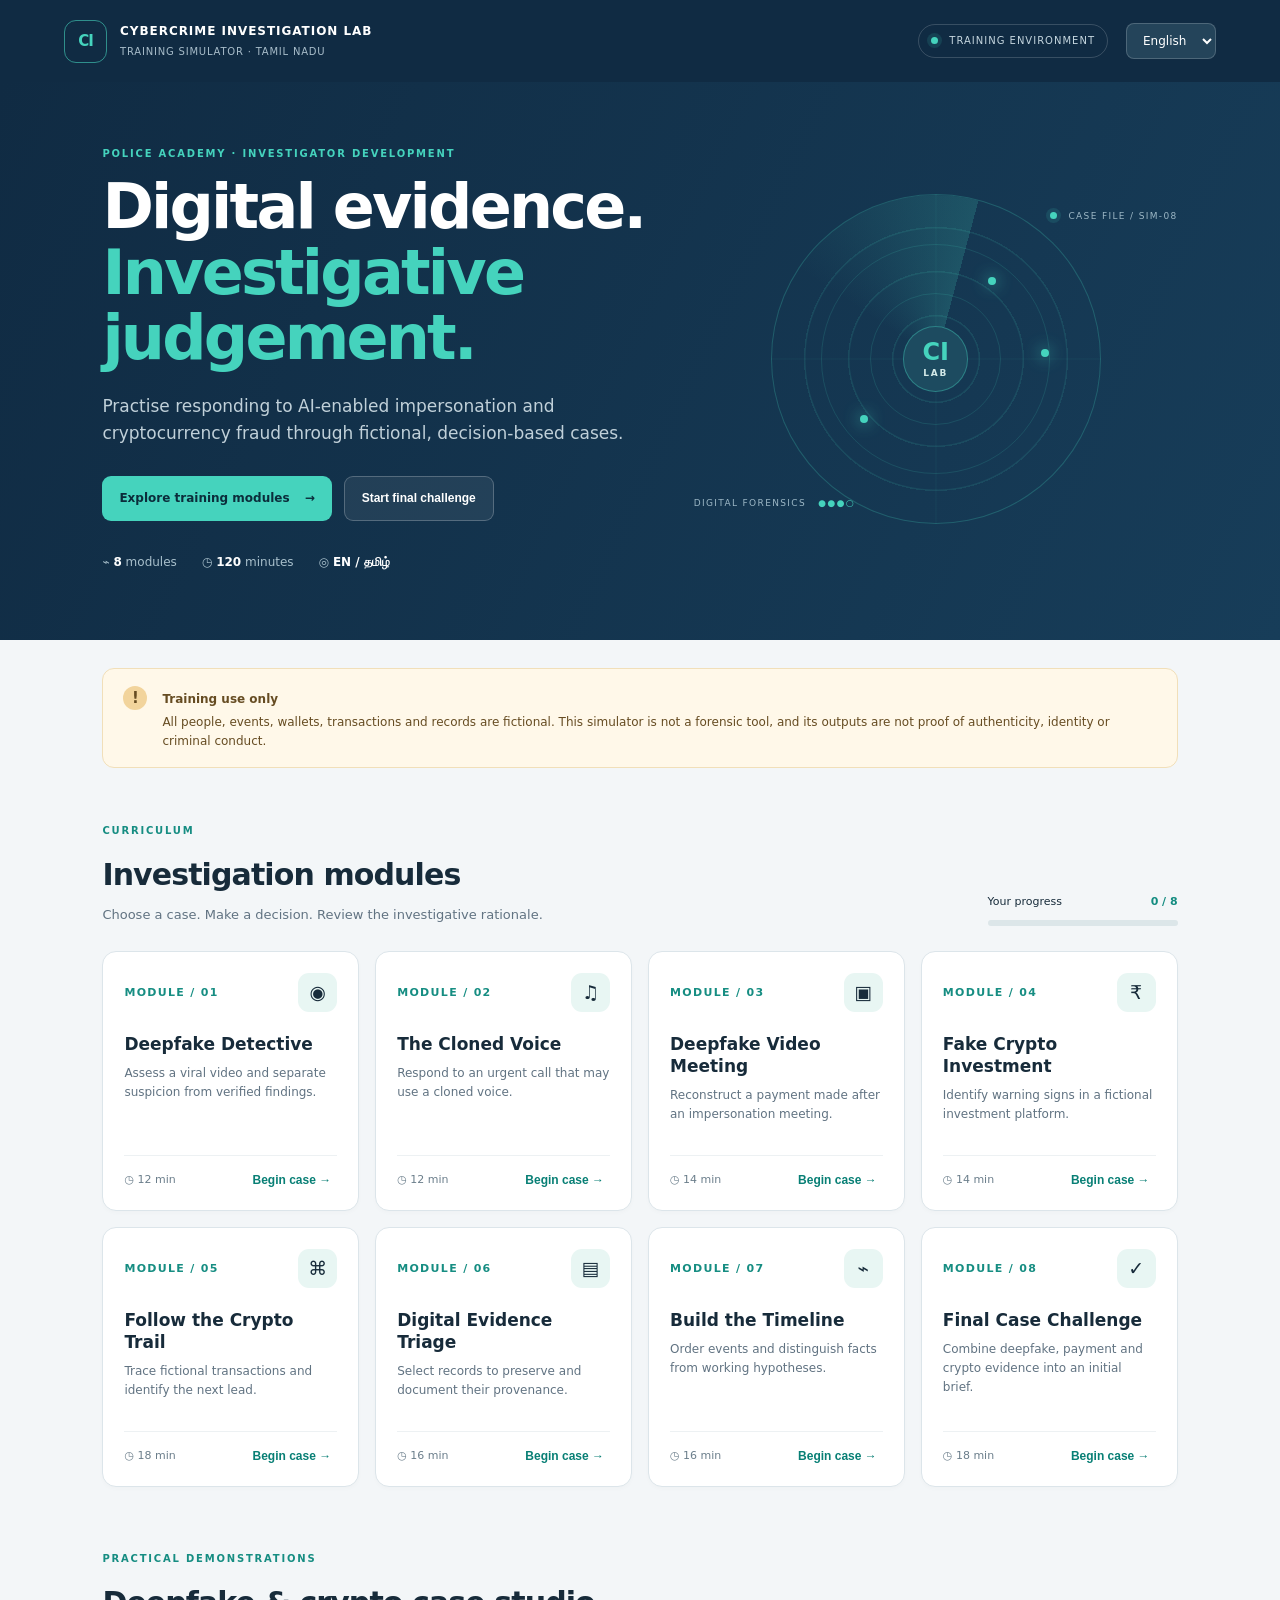
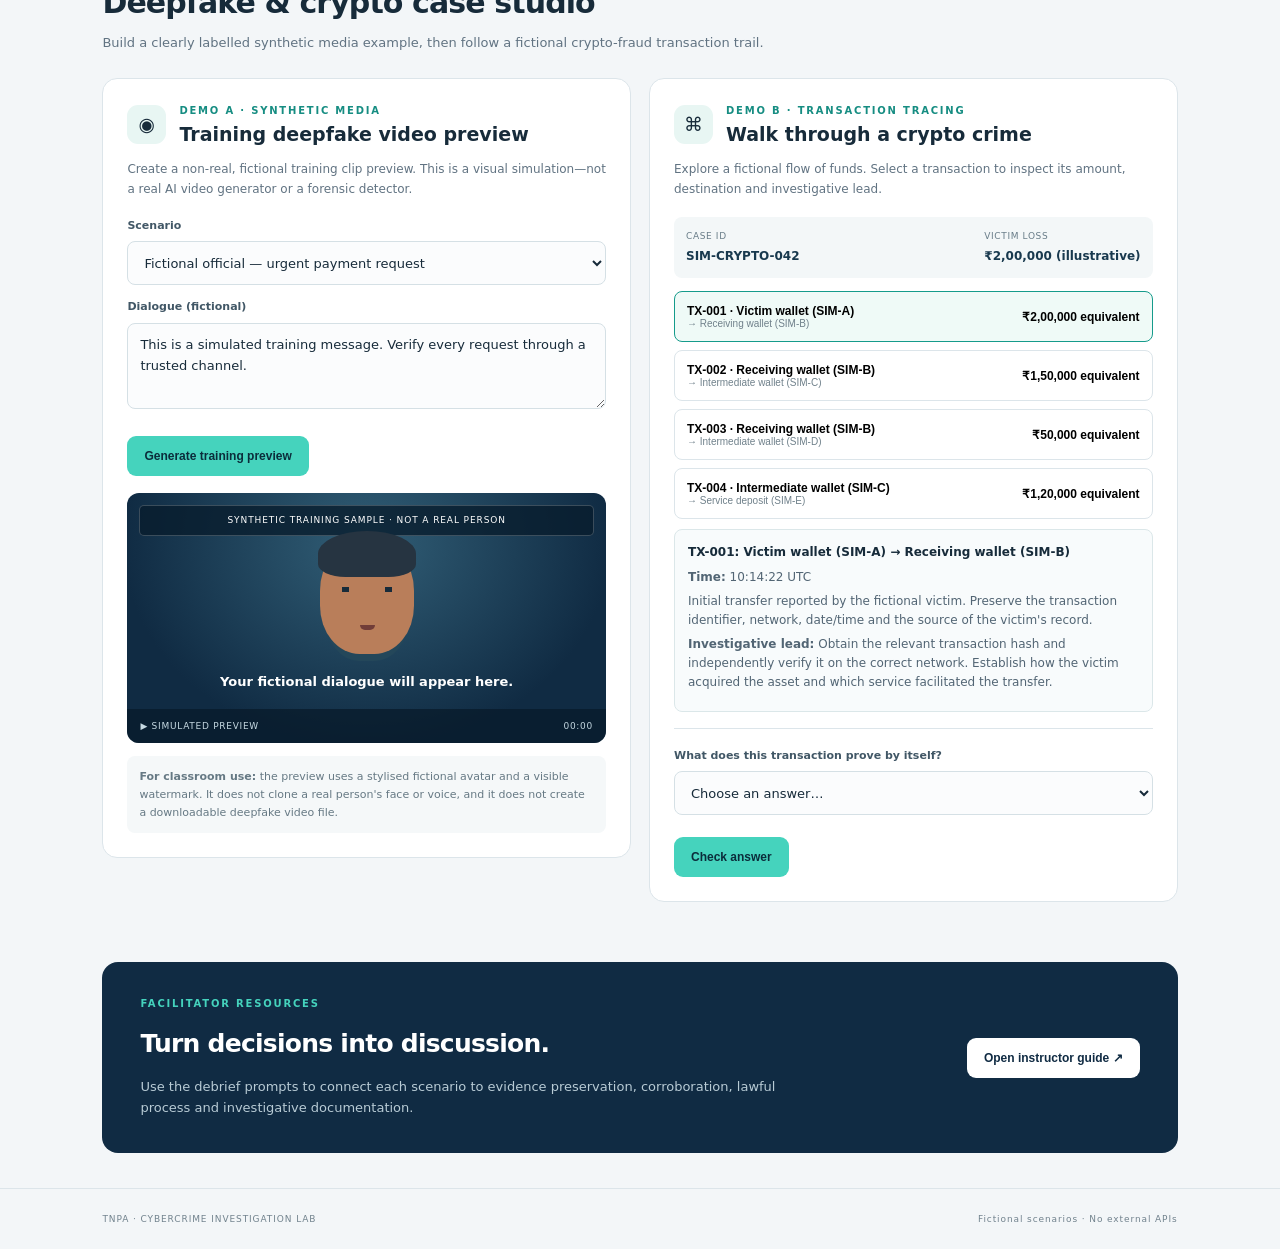
<file: index.html>
<!doctype html>
<html lang="en">
<head>
  <meta charset="utf-8">
  <meta name="viewport" content="width=device-width, initial-scale=1">
  <meta name="theme-color" content="#102b43">
  <meta name="description" content="Bilingual, fictional cybercrime investigation training simulator for police academy learning.">
  <title>Cybercrime Investigation Lab | TN Police Academy</title>
  <link rel="stylesheet" href="assets/css/style.css?v=20260929-2">
</head>
<body>
<header class="topbar">
  <a class="brand" href="./" aria-label="Cybercrime Investigation Lab home">
    <span class="brand-mark">CI</span><span><strong>CYBERCRIME INVESTIGATION LAB</strong><small>TRAINING SIMULATOR · TAMIL NADU</small></span>
  </a>
  <div class="header-tools">
    <span class="training-pill"><span class="pulse"></span> TRAINING ENVIRONMENT</span>
    <label class="language-switch" for="languageSelect"><span class="sr-only">Language</span>
      <select id="languageSelect"><option value="en">English</option><option value="ta">தமிழ்</option></select>
    </label>
  </div>
</header>
<main>
  <section class="hero">
    <div class="hero-copy">
      <p class="eyebrow" data-i18n="eyebrow">POLICE ACADEMY · INVESTIGATOR DEVELOPMENT</p>
      <h1 data-i18n="heroTitle">Digital evidence.<br><em>Investigative judgement.</em></h1>
      <p class="hero-lede" data-i18n="heroLead">Practise responding to AI-enabled impersonation and cryptocurrency fraud through fictional, decision-based cases.</p>
      <div class="hero-actions"><a class="button button-primary" href="#modules" data-i18n="explore">Explore training modules <span>→</span></a><button class="button button-ghost" id="startAll" data-i18n="startChallenge">Start final challenge</button></div>
      <div class="hero-meta"><span>⌁ <b>8</b> modules</span><span>◷ <b>120</b> minutes</span><span>◎ <b>EN / தமிழ்</b></span></div>
    </div>
    <div class="hero-art" aria-hidden="true">
      <div class="radar"><div class="radar-ring r1"></div><div class="radar-ring r2"></div><div class="radar-ring r3"></div><div class="radar-sweep"></div><span class="radar-dot dot1"></span><span class="radar-dot dot2"></span><span class="radar-dot dot3"></span><div class="radar-center">CI<span>LAB</span></div></div>
      <div class="art-label label-top"><span class="status-dot"></span> CASE FILE / SIM-08</div>
      <div class="art-label label-bottom">DIGITAL FORENSICS <b>●●●○</b></div>
    </div>
  </section>
  <section class="notice" role="note"><span class="notice-icon">!</span><div><strong data-i18n="trainingOnly">Training use only</strong><p data-i18n="noticeText">All people, events, wallets, transactions and records are fictional. This simulator is not a forensic tool, and its outputs are not proof of authenticity, identity or criminal conduct.</p></div></section>
  <section class="section-heading" id="modules"><div><p class="eyebrow" data-i18n="curriculum">CURRICULUM</p><h2 data-i18n="modulesTitle">Investigation modules</h2><p data-i18n="modulesLead">Choose a case. Make a decision. Review the investigative rationale.</p></div><div class="progress-card"><div class="progress-top"><span data-i18n="progress">Your progress</span><strong id="progressText">0 / 8</strong></div><div class="progress-track"><div id="progressBar"></div></div></div></section>
  <section class="module-grid" id="moduleGrid" aria-live="polite"></section>

  <section class="section-heading studio-heading" id="practical-studio"><div><p class="eyebrow">PRACTICAL DEMONSTRATIONS</p><h2>Deepfake & crypto case studio</h2><p>Build a clearly labelled synthetic media example, then follow a fictional crypto-fraud transaction trail.</p></div></section>
  <section class="studio-grid">
    <article class="studio-panel">
      <div class="studio-panel-head"><span class="module-icon">◉</span><div><p class="eyebrow">DEMO A · SYNTHETIC MEDIA</p><h3>Training deepfake video preview</h3></div></div>
      <p class="studio-copy">Create a non-real, fictional training clip preview. This is a visual simulation—not a real AI video generator or a forensic detector.</p>
      <label class="field-label" for="scenarioSelect">Scenario</label>
      <select id="scenarioSelect" class="field"><option value="official">Fictional official — urgent payment request</option><option value="family">Fictional family member — emergency request</option><option value="investor">Fictional investment promoter — guaranteed returns</option></select>
      <label class="field-label" for="scriptInput">Dialogue (fictional)</label>
      <textarea id="scriptInput" class="field" rows="3">This is a simulated training message. Verify every request through a trusted channel.</textarea>
      <button class="button button-primary" id="generatePreview">Generate training preview</button>
      <div class="video-stage" id="videoStage" aria-live="polite">
        <div class="video-watermark">SYNTHETIC TRAINING SAMPLE · NOT A REAL PERSON</div>
        <div class="avatar-head"><span class="avatar-hair"></span><span class="avatar-eyes"></span><span class="avatar-mouth"></span></div>
        <div class="video-caption" id="videoCaption">Your fictional dialogue will appear here.</div>
        <div class="video-controls"><span>▶ SIMULATED PREVIEW</span><span id="clipDuration">00:00</span></div>
      </div>
      <p class="safety-note"><strong>For classroom use:</strong> the preview uses a stylised fictional avatar and a visible watermark. It does not clone a real person's face or voice, and it does not create a downloadable deepfake video file.</p>
    </article>
    <article class="studio-panel">
      <div class="studio-panel-head"><span class="module-icon">⌘</span><div><p class="eyebrow">DEMO B · TRANSACTION TRACING</p><h3>Walk through a crypto crime</h3></div></div>
      <p class="studio-copy">Explore a fictional flow of funds. Select a transaction to inspect its amount, destination and investigative lead.</p>
      <div class="case-facts"><span>CASE ID <b>SIM-CRYPTO-042</b></span><span>VICTIM LOSS <b>₹2,00,000 (illustrative)</b></span></div>
      <div class="transaction-list" id="transactionList"></div>
      <div class="transaction-detail" id="transactionDetail" aria-live="polite"></div>
      <div class="trace-question">
        <label class="field-label" for="traceAnswer">What does this transaction prove by itself?</label>
        <select class="field" id="traceAnswer"><option value="">Choose an answer…</option><option value="identity">It proves the real-world identity of the wallet owner.</option><option value="movement">It records a transfer between addresses on the stated network; attribution needs more evidence.</option><option value="crime">It proves the recipient committed a crime.</option></select>
        <button class="button button-primary" id="checkTrace">Check answer</button>
        <div id="traceFeedback" class="case-feedback" hidden></div>
      </div>
    </article>
  </section>

  <section class="instructor-band"><div><p class="eyebrow" data-i18n="instructorEyebrow">FACILITATOR RESOURCES</p><h2 data-i18n="instructorTitle">Turn decisions into discussion.</h2><p data-i18n="instructorText">Use the debrief prompts to connect each scenario to evidence preservation, corroboration, lawful process and investigative documentation.</p></div><button class="button button-light" id="openGuide" data-i18n="openGuide">Open instructor guide ↗</button></section>
  <section class="footer-note"><span>TNPA · CYBERCRIME INVESTIGATION LAB</span><span>Fictional scenarios · No external APIs</span></section>
</main>
<div class="modal-backdrop" id="modal" hidden>
  <section class="case-modal" role="dialog" aria-modal="true" aria-labelledby="caseTitle">
    <div class="modal-head"><div><p class="eyebrow" id="caseKicker">CASE FILE / SIM-01</p><h2 id="caseTitle">Case title</h2></div><button class="icon-button" id="closeModal" aria-label="Close">×</button></div>
    <div class="case-body"><div class="case-summary" id="caseSummary"></div><div class="case-content" id="caseContent"></div><div id="caseFeedback" aria-live="polite"></div></div>
    <div class="modal-foot"><span id="caseStep">DECISION 1</span><button class="button button-primary" id="nextStep">Submit decision →</button></div>
  </section>
</div>
<script src="assets/js/app.js"></script>
</body>
</html>
</file>
<file: assets/css/style.css>
:root{--navy:#102b43;--navy2:#173d59;--teal:#45d3bd;--ink:#172b3a;--muted:#617382;--paper:#f3f6f8;--line:#dce5ea;--white:#fff;--amber:#e9a23b;--shadow:0 18px 55px #102b4312}*{box-sizing:border-box}html{scroll-behavior:smooth}body{margin:0;background:var(--paper);color:var(--ink);font:15px/1.6 Inter,ui-sans-serif,system-ui,-apple-system,"Segoe UI",sans-serif}.topbar{height:82px;background:var(--navy);color:#fff;display:flex;align-items:center;justify-content:space-between;padding:0 clamp(20px,5vw,76px);gap:20px}.brand{display:flex;align-items:center;gap:13px;color:inherit;text-decoration:none}.brand-mark{display:grid;place-items:center;width:43px;height:43px;border:1px solid #45d3bd99;border-radius:12px;color:var(--teal);font-weight:800;letter-spacing:-1px}.brand strong,.brand small{display:block;letter-spacing:.08em}.brand strong{font-size:12px}.brand small{font-size:10px;color:#a8bdca;margin-top:3px}.header-tools{display:flex;align-items:center;gap:18px}.training-pill{font-size:10px;letter-spacing:.1em;color:#c5d6df;border:1px solid #ffffff2b;border-radius:30px;padding:8px 12px}.pulse,.status-dot{display:inline-block;width:7px;height:7px;background:var(--teal);border-radius:50%;margin-right:7px;box-shadow:0 0 0 4px #45d3bd20}.language-switch select{background:#24445a;color:white;border:1px solid #ffffff30;border-radius:8px;padding:9px 12px;font:inherit;font-size:12px}.hero{background:linear-gradient(115deg,var(--navy),#173d59);color:white;display:grid;grid-template-columns:1.1fr .9fr;align-items:center;padding:64px clamp(20px,8vw,120px) 68px;min-height:460px;overflow:hidden}.eyebrow{font-size:10px;font-weight:800;letter-spacing:.18em;color:#168d82;margin:0 0 12px}.hero .eyebrow{color:var(--teal)}h1{font-size:clamp(38px,5vw,62px);line-height:1.06;letter-spacing:-.045em;margin:0 0 22px}h1 em{font-style:normal;color:var(--teal)}.hero-lede{color:#c0d0d9;max-width:540px;font-size:17px}.hero-actions{display:flex;gap:12px;flex-wrap:wrap;margin-top:28px}.button{border:0;border-radius:9px;padding:13px 17px;font-weight:750;font-size:12px;cursor:pointer;text-decoration:none;display:inline-flex;align-items:center;justify-content:center;gap:15px;transition:transform .15s,filter .15s}.button:hover{transform:translateY(-1px);filter:brightness(1.04)}.button-primary{background:var(--teal);color:#0b2d3b}.button-ghost{background:#ffffff12;color:white;border:1px solid #ffffff3a}.button-light{background:white;color:var(--navy)}.hero-meta{display:flex;gap:25px;color:#a9c0cc;font-size:12px;margin-top:32px}.hero-meta b{color:white}.hero-art{min-height:300px;position:relative;display:grid;place-items:center}.radar{width:min(330px,80vw);aspect-ratio:1;border-radius:50%;position:relative;border:1px solid #45d3bd40;background:repeating-radial-gradient(circle,transparent 0 42px,#45d3bd20 43px 44px),linear-gradient(90deg,transparent 49.8%,#45d3bd22 50%,transparent 50.2%),linear-gradient(transparent 49.8%,#45d3bd22 50%,transparent 50.2%)}.radar-ring{position:absolute;border:1px solid #45d3bd26;border-radius:50%;inset:15%}.r2{inset:30%}.r3{inset:45%}.radar-sweep{position:absolute;inset:0;border-radius:50%;background:conic-gradient(from 15deg,transparent 0 78%,#45d3bd00 80%,#45d3bd30 100%);clip-path:circle(50%);}.radar-center{position:absolute;inset:40%;display:grid;place-content:center;text-align:center;border-radius:50%;background:#1d4b60;border:1px solid #45d3bd66;color:var(--teal);font-weight:900;font-size:24px;line-height:1}.radar-center span{font-size:9px;letter-spacing:.2em;color:#d3e9e8;margin-top:5px}.radar-dot{position:absolute;width:8px;height:8px;border-radius:50%;background:var(--teal);box-shadow:0 0 16px var(--teal)}.dot1{top:25%;left:66%}.dot2{top:67%;left:27%}.dot3{top:47%;left:82%}.art-label{position:absolute;color:#9db8c6;font-size:9px;letter-spacing:.15em}.label-top{top:15px;right:0}.label-bottom{bottom:14px;left:0}.label-bottom b{color:var(--teal);margin-left:8px}.notice{display:flex;gap:15px;margin:28px clamp(20px,8vw,120px);padding:17px 20px;background:#fff8e9;border:1px solid #f1dfb9;border-radius:12px;color:#664c22}.notice-icon{width:24px;height:24px;flex:0 0 auto;display:grid;place-items:center;background:#f2d49c;border-radius:50%;font-weight:900}.notice strong{font-size:12px}.notice p{margin:3px 0 0;font-size:12px;line-height:1.55}.section-heading{display:flex;justify-content:space-between;align-items:end;gap:24px;margin:55px clamp(20px,8vw,120px) 25px}.section-heading h2,.instructor-band h2{font-size:30px;letter-spacing:-.03em;margin:0 0 6px}.section-heading p:not(.eyebrow){margin:0;color:var(--muted);font-size:13px}.progress-card{width:190px;flex:0 0 auto}.progress-top{display:flex;justify-content:space-between;font-size:11px;margin-bottom:9px}.progress-top strong{color:#138c80}.progress-track{height:6px;background:#dce6e9;border-radius:10px;overflow:hidden}.progress-track div{height:100%;width:0;background:#159b8b;transition:width .3s}.module-grid{display:grid;grid-template-columns:repeat(4,minmax(0,1fr));gap:16px;margin:0 clamp(20px,8vw,120px) 64px}.module-card{background:white;border:1px solid var(--line);border-radius:14px;padding:21px;min-height:260px;display:flex;flex-direction:column;box-shadow:0 2px 4px #102b4305;transition:transform .18s,box-shadow .18s}.module-card:hover{transform:translateY(-3px);box-shadow:var(--shadow)}.card-top{display:flex;justify-content:space-between;align-items:center;margin-bottom:21px}.module-number{font-size:11px;font-weight:850;color:#168d82;letter-spacing:.12em}.module-icon{width:39px;height:39px;border-radius:11px;background:#e8f6f3;display:grid;place-items:center;font-size:19px}.module-card h3{font-size:17px;line-height:1.3;margin:0 0 9px}.module-card p{font-size:12px;color:var(--muted);margin:0 0 18px}.card-bottom{display:flex;align-items:center;justify-content:space-between;margin-top:auto;padding-top:15px;border-top:1px solid #edf1f3}.duration{font-size:11px;color:#6b7e8b}.module-link{border:0;background:none;color:#087f75;font-weight:800;font-size:12px;cursor:pointer}.done-tag{font-size:10px;color:#087f75;background:#e3f7f1;padding:4px 7px;border-radius:20px}.instructor-band{margin:0 clamp(20px,8vw,120px) 35px;padding:34px 38px;border-radius:16px;background:var(--navy);color:white;display:flex;justify-content:space-between;align-items:center;gap:28px}.instructor-band .eyebrow{color:var(--teal)}.instructor-band h2{font-size:25px}.instructor-band p:not(.eyebrow){max-width:650px;color:#b8cbd5;font-size:13px;margin-bottom:0}.footer-note{border-top:1px solid var(--line);padding:23px clamp(20px,8vw,120px);display:flex;justify-content:space-between;color:#71828d;font-size:9px;letter-spacing:.1em}.modal-backdrop{position:fixed;inset:0;background:#061a29b8;z-index:10;display:grid;place-items:center;padding:20px;overflow:auto}.modal-backdrop[hidden]{display:none}.case-modal{width:min(760px,100%);max-height:92vh;display:flex;flex-direction:column;background:white;border-radius:16px;overflow:hidden;box-shadow:0 25px 90px #0004}.modal-head{padding:25px 28px 20px;background:var(--navy);color:white;display:flex;justify-content:space-between;align-items:start}.modal-head .eyebrow{color:var(--teal)}.modal-head h2{margin:0;font-size:25px;line-height:1.2}.icon-button{background:#ffffff18;border:1px solid #ffffff30;color:white;border-radius:8px;width:36px;height:36px;font-size:24px;cursor:pointer}.case-body{padding:25px 28px;overflow:auto}.case-summary{padding:15px 17px;background:#f1f6f8;border-left:3px solid #1aa391;border-radius:5px;margin-bottom:22px;font-size:13px}.case-content h3{font-size:16px;margin:0 0 12px}.case-content p,.case-content li{font-size:13px;color:#526574}.choice-list{display:grid;gap:9px}.choice{display:flex;gap:11px;align-items:start;padding:13px;border:1px solid var(--line);border-radius:9px;cursor:pointer;font-size:13px}.choice:has(input:checked){border-color:#159b8b;background:#eefaf7}.choice input{accent-color:#138c80;margin-top:4px}.case-feedback{margin-top:18px;padding:15px;border-radius:9px;background:#eaf7f2;font-size:13px}.case-feedback h4{margin:0 0 5px;color:#087f75}.case-feedback p{margin:0;color:#35564f}.modal-foot{border-top:1px solid var(--line);padding:15px 28px;display:flex;justify-content:space-between;align-items:center}.modal-foot span{font-size:10px;letter-spacing:.12em;color:#70818b}.modal-foot .button{padding:11px 16px}.evidence-list{display:grid;gap:8px}.evidence-item{border:1px solid var(--line);padding:12px;border-radius:8px;font-size:13px}.evidence-item input{accent-color:#138c80;margin-right:8px}.mini-table{width:100%;border-collapse:collapse;font-size:12px}.mini-table th,.mini-table td{padding:10px;text-align:left;border-bottom:1px solid var(--line)}.mini-table th{color:#607583;background:#f5f8f9}.sr-only{position:absolute;width:1px;height:1px;padding:0;margin:-1px;overflow:hidden;clip:rect(0,0,0,0);white-space:nowrap;border:0}body.ta{font-family:"Noto Sans Tamil",Latha,system-ui,sans-serif}.ta .hero-lede{line-height:1.9}@media(max-width:1050px){.module-grid{grid-template-columns:repeat(2,minmax(0,1fr))}.hero{padding-left:6vw;padding-right:6vw}.section-heading,.notice,.module-grid,.instructor-band{margin-left:6vw;margin-right:6vw}}@media(max-width:650px){.topbar{height:auto;min-height:74px;padding:14px 18px}.brand strong{font-size:10px}.brand small{font-size:8px}.training-pill{display:none}.hero{grid-template-columns:1fr;padding:48px 22px 32px}.hero-art{min-height:220px}.radar{width:220px}.hero-meta{gap:12px;flex-wrap:wrap}.notice{margin:18px}.section-heading{margin:40px 20px 20px;align-items:start;flex-direction:column}.progress-card{width:100%}.module-grid{grid-template-columns:1fr;margin:0 18px 40px}.module-card{min-height:220px}.instructor-band{margin:0 18px 25px;padding:25px;align-items:start;flex-direction:column}.footer-note{padding:20px;gap:12px;flex-direction:column}.case-body{padding:20px}.modal-head{padding:20px}.modal-foot{padding:14px 20px}.modal-head h2{font-size:21px}}
.studio-heading{margin-top:10px}.studio-grid{display:grid;grid-template-columns:1fr 1fr;gap:18px;margin:0 clamp(20px,8vw,120px) 60px}.studio-panel{background:#fff;border:1px solid var(--line);border-radius:15px;padding:24px;min-width:0}.studio-panel-head{display:flex;gap:13px;align-items:center}.studio-panel-head .eyebrow{margin:0 0 3px}.studio-panel h3{margin:0;font-size:19px}.studio-copy{color:var(--muted);font-size:12px;margin:14px 0 18px}.field-label{display:block;font-size:11px;font-weight:800;color:#415766;margin:13px 0 7px}.field{display:block;width:100%;border:1px solid #d5e0e5;border-radius:8px;padding:11px 12px;background:#fbfcfd;color:var(--ink);font:inherit;font-size:13px}.studio-panel>.button{margin-top:15px}.video-stage{position:relative;margin-top:17px;min-height:250px;overflow:hidden;border-radius:12px;background:radial-gradient(ellipse at 50% 20%,#315e76,#102b43 72%);display:flex;align-items:center;justify-content:center;flex-direction:column}.video-watermark{position:absolute;top:12px;left:12px;right:12px;text-align:center;font-size:9px;letter-spacing:.1em;color:#fff;background:#081c2dc9;padding:7px;border:1px solid #ffffff33;border-radius:5px}.avatar-head{position:relative;width:94px;height:115px;background:#b97e5a;border-radius:45% 45% 42% 42%;margin-top:35px;box-shadow:0 12px 0 -5px #24475a}.avatar-hair{position:absolute;top:-8px;left:-2px;width:98px;height:46px;background:#263441;border-radius:50% 50% 28% 28%}.avatar-eyes{position:absolute;top:48px;left:22px;width:50px;height:5px;border-left:7px solid #172b3a;border-right:7px solid #172b3a}.avatar-mouth{position:absolute;bottom:24px;left:40px;width:15px;height:5px;background:#713d38;border-radius:0 0 8px 8px}.video-stage.playing .avatar-mouth{animation:talk .25s infinite alternate}.video-caption{max-width:90%;margin:18px auto 40px;text-align:center;color:white;font-size:13px;font-weight:650}.video-controls{position:absolute;bottom:0;left:0;right:0;padding:10px 13px;background:#071a29b8;color:#c6d9e2;font-size:9px;letter-spacing:.08em;display:flex;justify-content:space-between}.safety-note{font-size:11px;line-height:1.6;color:#667984;background:#f5f8f9;padding:12px;border-radius:8px;margin:13px 0 0}.case-facts{display:flex;flex-wrap:wrap;justify-content:space-between;gap:8px;padding:12px;background:#f3f7f8;border-radius:8px;font-size:9px;letter-spacing:.07em;color:#687c88}.case-facts b{display:block;color:#18394e;font-size:12px;letter-spacing:0;margin-top:4px}.transaction-list{display:grid;gap:8px;margin-top:13px}.transaction-row{display:flex;align-items:center;justify-content:space-between;gap:10px;text-align:left;width:100%;padding:12px;border:1px solid var(--line);border-radius:8px;background:#fff;cursor:pointer}.transaction-row.selected{border-color:#159b8b;background:#effaf7}.transaction-row strong{display:block;font-size:12px}.transaction-row small{display:block;color:#70818b;font-size:10px}.transaction-amount{font-size:12px;font-weight:800;white-space:nowrap}.transaction-detail{margin-top:10px;border:1px solid #dbe7e9;background:#f8fbfc;border-radius:8px;padding:13px;font-size:12px}.transaction-detail p{margin:5px 0;color:#526574}.trace-question{border-top:1px solid var(--line);margin-top:16px;padding-top:5px}.trace-question .button{margin-top:10px}.case-feedback[hidden]{display:none}@keyframes talk{from{transform:scaleY(.7)}to{transform:scaleY(1.8)}}@media(max-width:850px){.studio-grid{grid-template-columns:1fr;margin-left:6vw;margin-right:6vw}}@media(max-width:650px){.studio-grid{margin:0 18px 40px}.studio-panel{padding:18px}}


/* Practical studio layout hardening (cache-busted release) */
.studio-heading{margin:56px clamp(20px,8vw,120px) 24px;}
.studio-grid{width:auto;max-width:1440px;grid-template-columns:repeat(2,minmax(0,1fr));align-items:start;}
.studio-panel{width:100%;min-width:0;overflow:hidden;}
.studio-panel-head{min-width:0;}
.studio-panel-head>div{min-width:0;}
.studio-panel h3{line-height:1.3;overflow-wrap:anywhere;}
.studio-panel .field-label{display:block;width:100%;}
.studio-panel .field{display:block;width:100%;max-width:100%;min-width:0;margin:0 0 12px;}
.studio-panel select.field{min-height:44px;}
.studio-panel textarea.field{resize:vertical;}
.studio-panel>.button{max-width:100%;white-space:normal;}
.video-stage{width:100%;min-width:0;}
.video-caption{overflow-wrap:anywhere;}
.transaction-row{min-width:0;}
.transaction-row>span:first-child{min-width:0;overflow-wrap:anywhere;}
.transaction-amount{white-space:normal;text-align:right;}
@media(max-width:900px){.studio-grid{grid-template-columns:minmax(0,1fr);margin-left:6vw;margin-right:6vw;}}
@media(max-width:650px){.studio-heading{margin:40px 18px 20px;}.studio-grid{margin:0 18px 40px;}.studio-panel{padding:18px;}.studio-panel-head{align-items:flex-start;}.case-facts{align-items:flex-start;}.transaction-row{align-items:flex-start;}}
</file>
